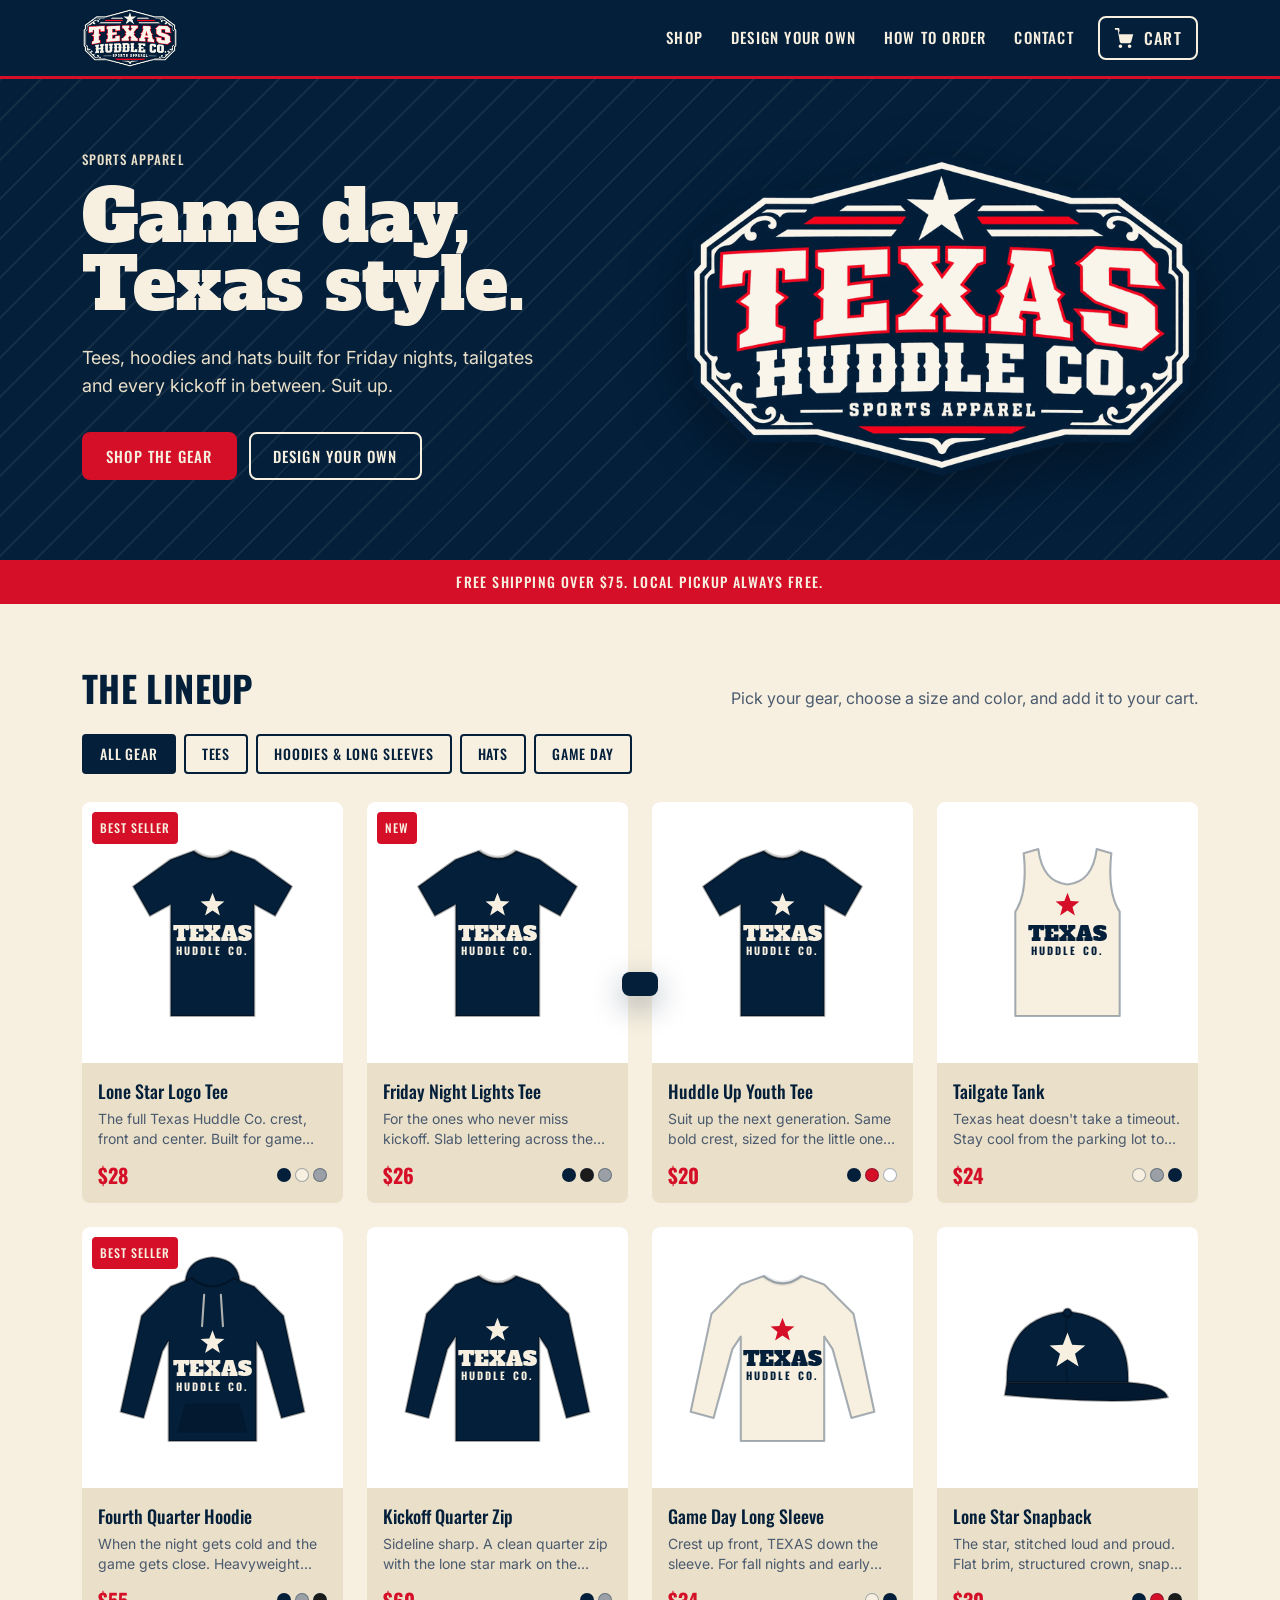
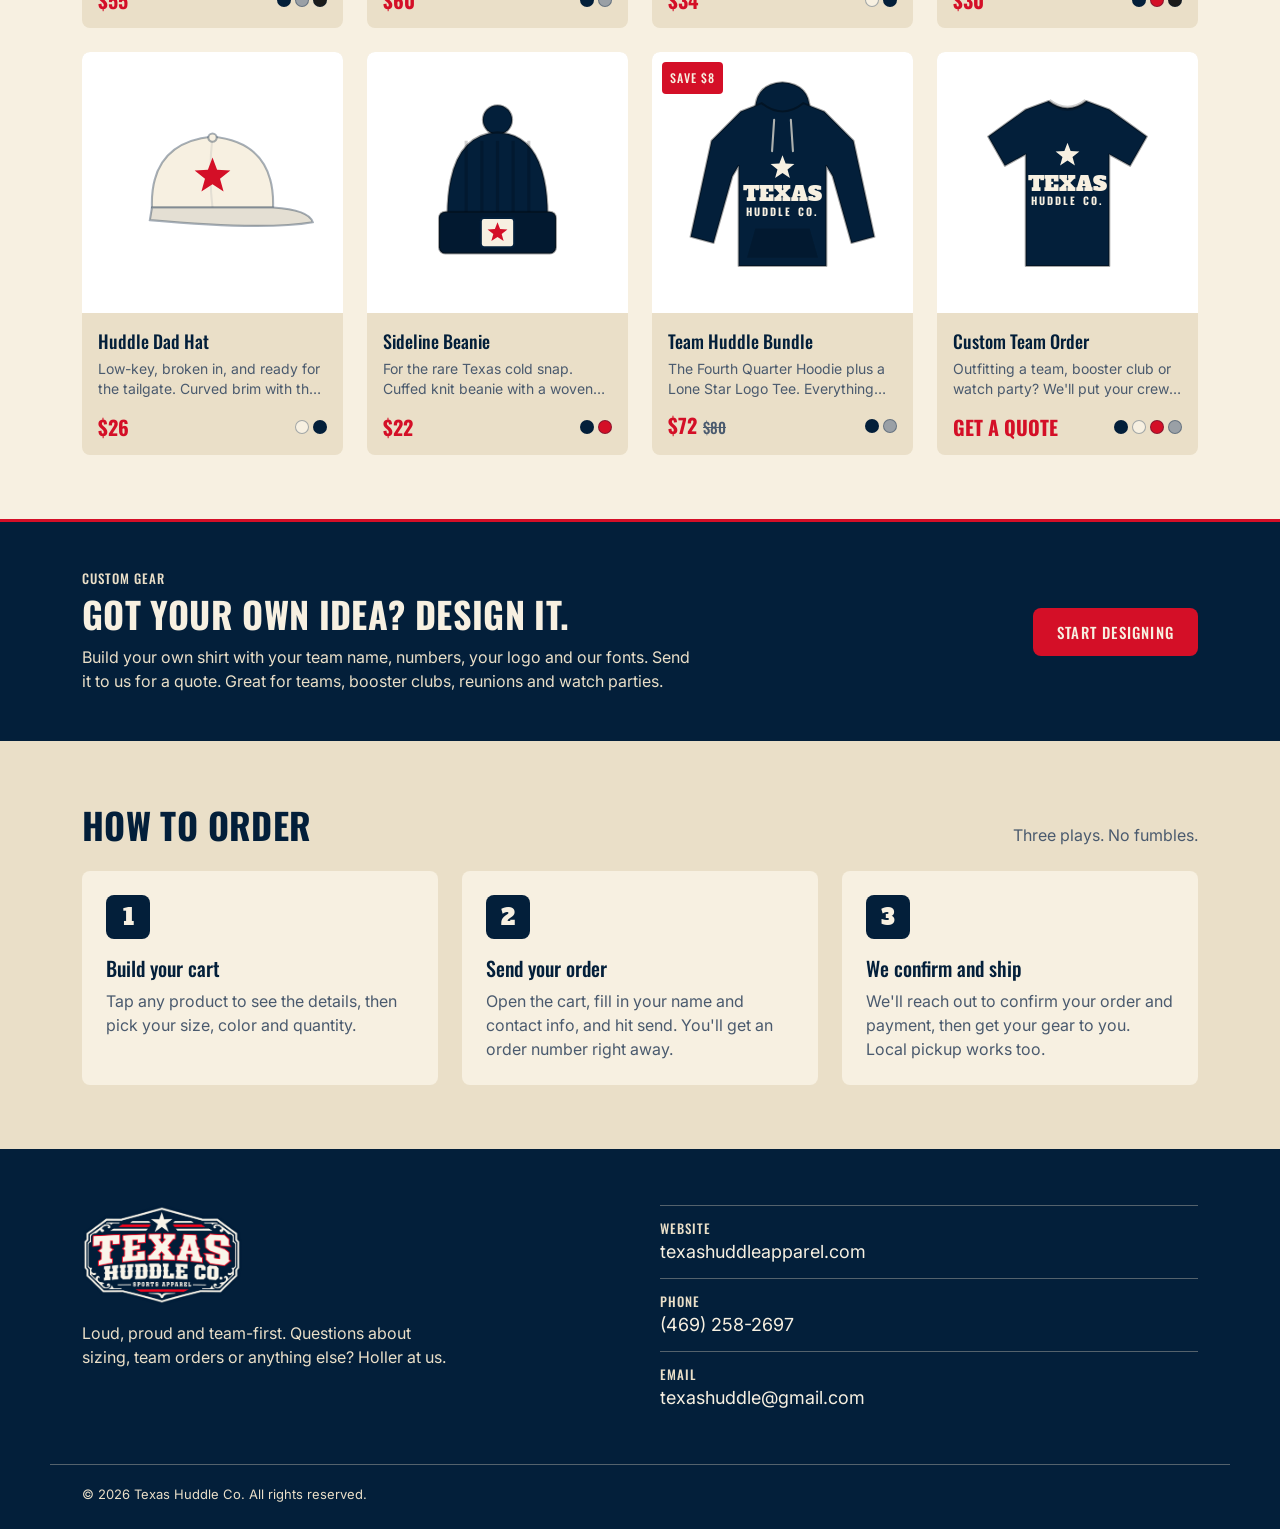
<file: index.html>
<!doctype html>
<html lang="en">
<head>
  <meta charset="utf-8">
  <meta name="viewport" content="width=device-width, initial-scale=1">
  <title>Texas Huddle Co. | Sports Apparel</title>
  <meta name="description" content="Texas Huddle Co. sports apparel. Tees, hoodies and hats built for game day, Texas style.">
  <meta name="theme-color" content="#031F3A">
  <link rel="icon" type="image/png" href="assets/favicon.png">
  <link rel="apple-touch-icon" href="assets/apple-touch-icon.png">
  <link rel="preconnect" href="https://fonts.googleapis.com">
  <link rel="preconnect" href="https://fonts.gstatic.com" crossorigin>
  <link href="https://fonts.googleapis.com/css2?family=Alfa+Slab+One&family=Inter:wght@400;600&family=Oswald:wght@500;700&display=swap" rel="stylesheet">
  <link rel="stylesheet" href="css/styles.css">
</head>
<body>
  <a class="skip-link" href="#shop">Skip to products</a>

  <header class="site-header">
    <div class="container header-inner">
      <a href="#top" class="brand" aria-label="Texas Huddle Co. home">
        <img src="assets/logo-web.png" alt="Texas Huddle Co. Sports Apparel" width="140" height="87">
      </a>
      <nav class="main-nav" aria-label="Main">
        <a href="#shop">Shop</a>
        <a href="design.html">Design your own</a>
        <a href="#how-to-order">How to order</a>
        <a href="#contact">Contact</a>
      </nav>
      <button class="cart-button" type="button" data-open-cart aria-label="Open cart">
        <svg viewBox="0 0 24 24" width="22" height="22" aria-hidden="true"><path fill="currentColor" d="M7 18a2 2 0 1 0 0 4 2 2 0 0 0 0-4Zm10 0a2 2 0 1 0 0 4 2 2 0 0 0 0-4ZM5.2 4l.6 3H21l-2.2 8.2a2 2 0 0 1-1.9 1.5H8.3a2 2 0 0 1-2-1.6L4 2H1V0h4.6l.6 4Z" transform="translate(0 1)"/></svg>
        <span class="cart-label">CART</span>
        <span class="cart-count" data-cart-count hidden>0</span>
      </button>
    </div>
  </header>

  <main id="top">
    <section class="hero">
      <div class="container hero-inner">
        <div class="hero-copy">
          <p class="eyebrow">Sports apparel</p>
          <h1 class="display">Game day,<br>Texas style.</h1>
          <p class="hero-sub">Tees, hoodies and hats built for Friday nights, tailgates and every kickoff in between. Suit up.</p>
          <div class="hero-actions">
            <a class="btn btn-primary" href="#shop">SHOP THE GEAR</a>
            <a class="btn btn-outline-cream" href="design.html">DESIGN YOUR OWN</a>
          </div>
        </div>
        <div class="hero-logo">
          <img src="assets/logo-web.png" alt="" width="520" height="324">
        </div>
      </div>
    </section>

    <div class="promo-strip">
      <div class="container" data-free-shipping-note>Free shipping over $75.</div>
    </div>

    <section id="shop" class="section">
      <div class="container">
        <div class="section-head">
          <h2 class="h1">The lineup</h2>
          <p class="muted">Pick your gear, choose a size and color, and add it to your cart.</p>
        </div>
        <div class="filters" role="tablist" aria-label="Product categories" data-filters></div>
        <div class="product-grid" data-product-grid></div>
      </div>
    </section>

    <section class="design-cta">
      <div class="container design-cta-inner">
        <div>
          <p class="eyebrow">Custom gear</p>
          <h2 class="h1">Got your own idea? Design it.</h2>
          <p>Build your own shirt with your team name, numbers, your logo and our fonts. Send it to us for a quote. Great for teams, booster clubs, reunions and watch parties.</p>
        </div>
        <a class="btn btn-primary" href="design.html">START DESIGNING</a>
      </div>
    </section>

    <section id="how-to-order" class="section section-tint">
      <div class="container">
        <div class="section-head">
          <h2 class="h1">How to order</h2>
          <p class="muted">Three plays. No fumbles.</p>
        </div>
        <ol class="steps">
          <li>
            <span class="step-num">1</span>
            <h3 class="h3">Build your cart</h3>
            <p>Tap any product to see the details, then pick your size, color and quantity.</p>
          </li>
          <li>
            <span class="step-num">2</span>
            <h3 class="h3">Send your order</h3>
            <p>Open the cart, fill in your name and contact info, and hit send. You'll get an order number right away.</p>
          </li>
          <li>
            <span class="step-num">3</span>
            <h3 class="h3">We confirm and ship</h3>
            <p>We'll reach out to confirm your order and payment, then get your gear to you. Local pickup works too.</p>
          </li>
        </ol>
      </div>
    </section>
  </main>

  <footer id="contact" class="site-footer">
    <div class="container footer-inner">
      <div class="footer-brand">
        <img src="assets/logo-web.png" alt="Texas Huddle Co." width="160" height="100">
        <p>Loud, proud and team-first. Questions about sizing, team orders or anything else? Holler at us.</p>
      </div>
      <ul class="footer-contact">
        <li><span class="label">Website</span><a href="https://texashuddleapparel.com">texashuddleapparel.com</a></li>
        <li><span class="label">Phone</span><a href="tel:+14692582697">(469) 258-2697</a></li>
        <li><span class="label">Email</span><a href="mailto:texashuddle@gmail.com">texashuddle@gmail.com</a></li>
      </ul>
    </div>
    <div class="container footer-legal">
      <small>&copy; <span data-year></span> Texas Huddle Co. All rights reserved.</small>
    </div>
  </footer>

  <!-- Product detail -->
  <dialog class="modal product-modal" data-product-modal aria-labelledby="pm-title">
    <form method="dialog" class="modal-close-form">
      <button class="icon-btn modal-close" aria-label="Close">&times;</button>
    </form>
    <div class="product-modal-body" data-product-modal-body></div>
  </dialog>

  <!-- Cart + checkout -->
  <div class="drawer-backdrop" data-drawer-backdrop hidden></div>
  <aside class="drawer" data-drawer aria-labelledby="cart-title" aria-hidden="true" tabindex="-1">
    <div class="drawer-head">
      <h2 id="cart-title" class="h2" data-drawer-title>Your cart</h2>
      <button class="icon-btn" type="button" data-close-cart aria-label="Close cart">&times;</button>
    </div>
    <div class="drawer-body" data-drawer-body></div>
  </aside>

  <div class="toast" data-toast role="status" aria-live="polite"></div>

  <script src="js/config.js"></script>
  <script src="js/garments.js"></script>
  <script src="js/products.js"></script>
  <script src="js/app.js"></script>
</body>
</html>
</file>
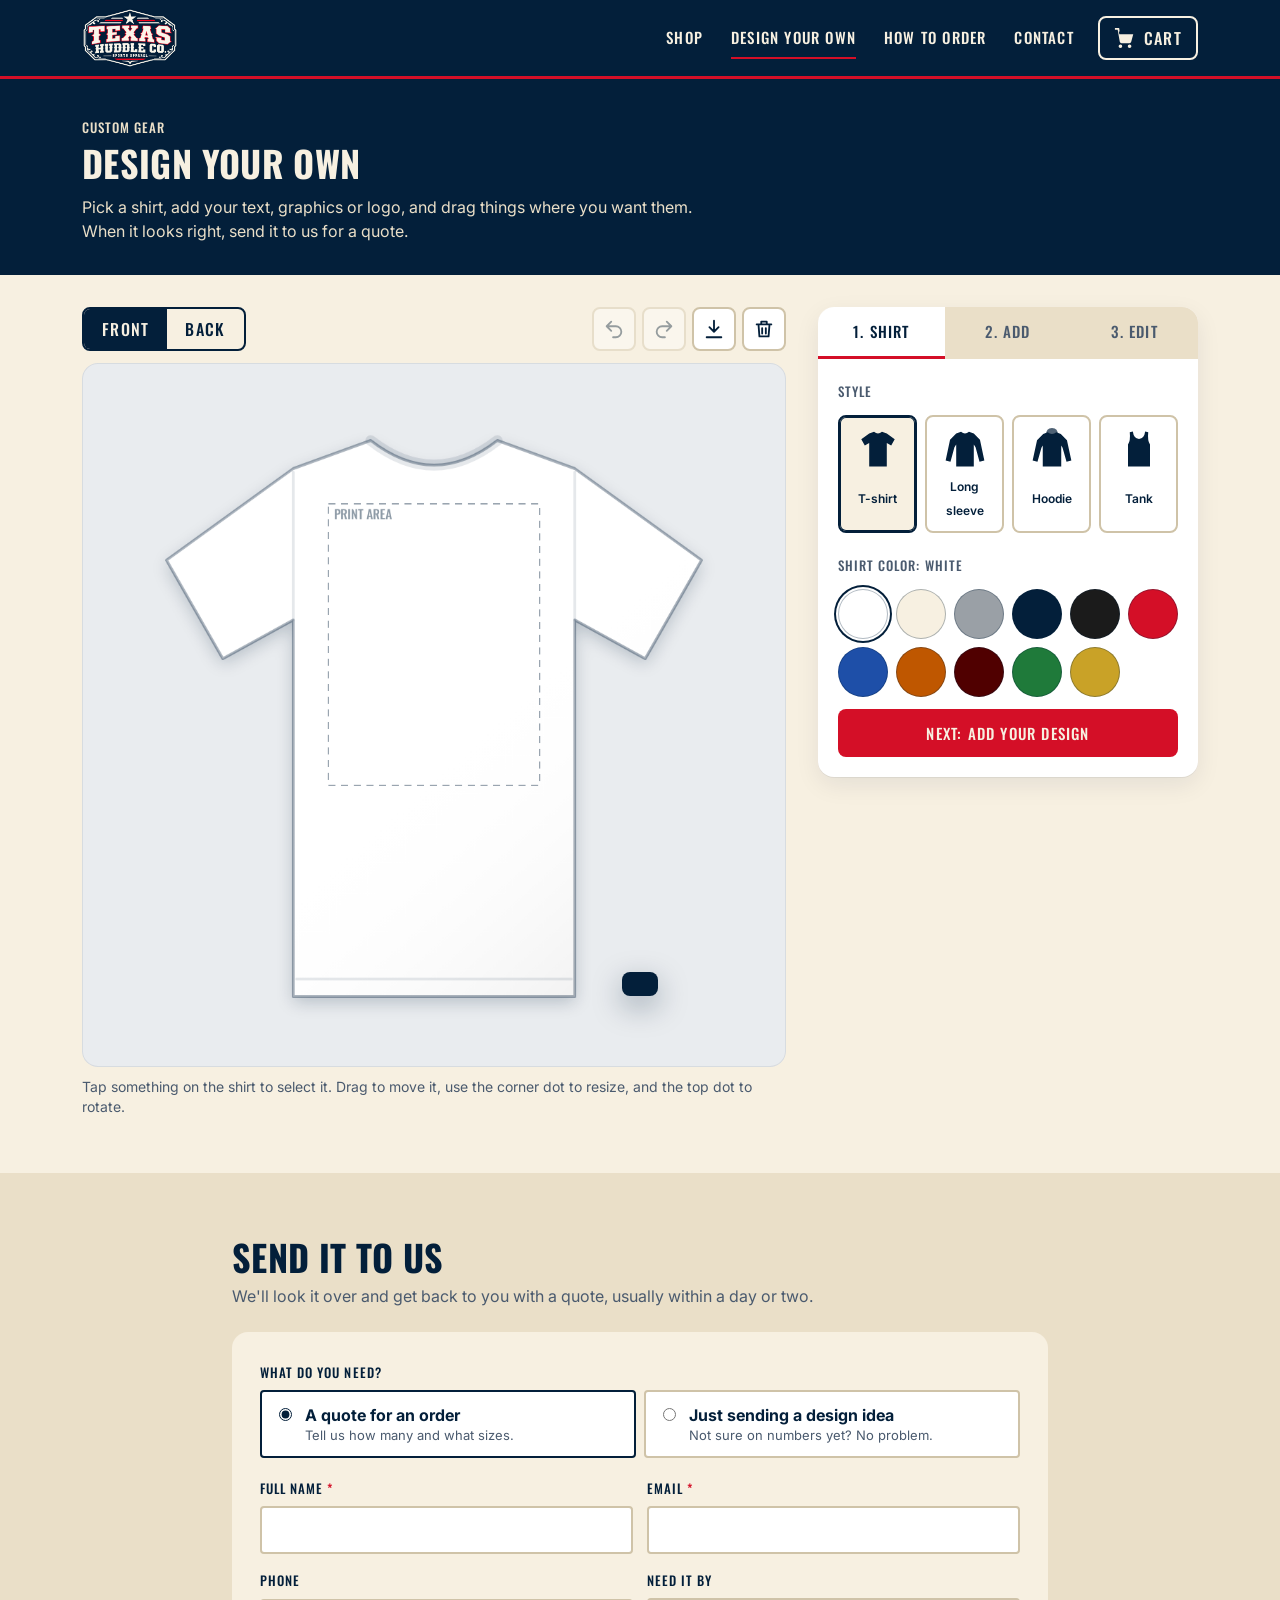
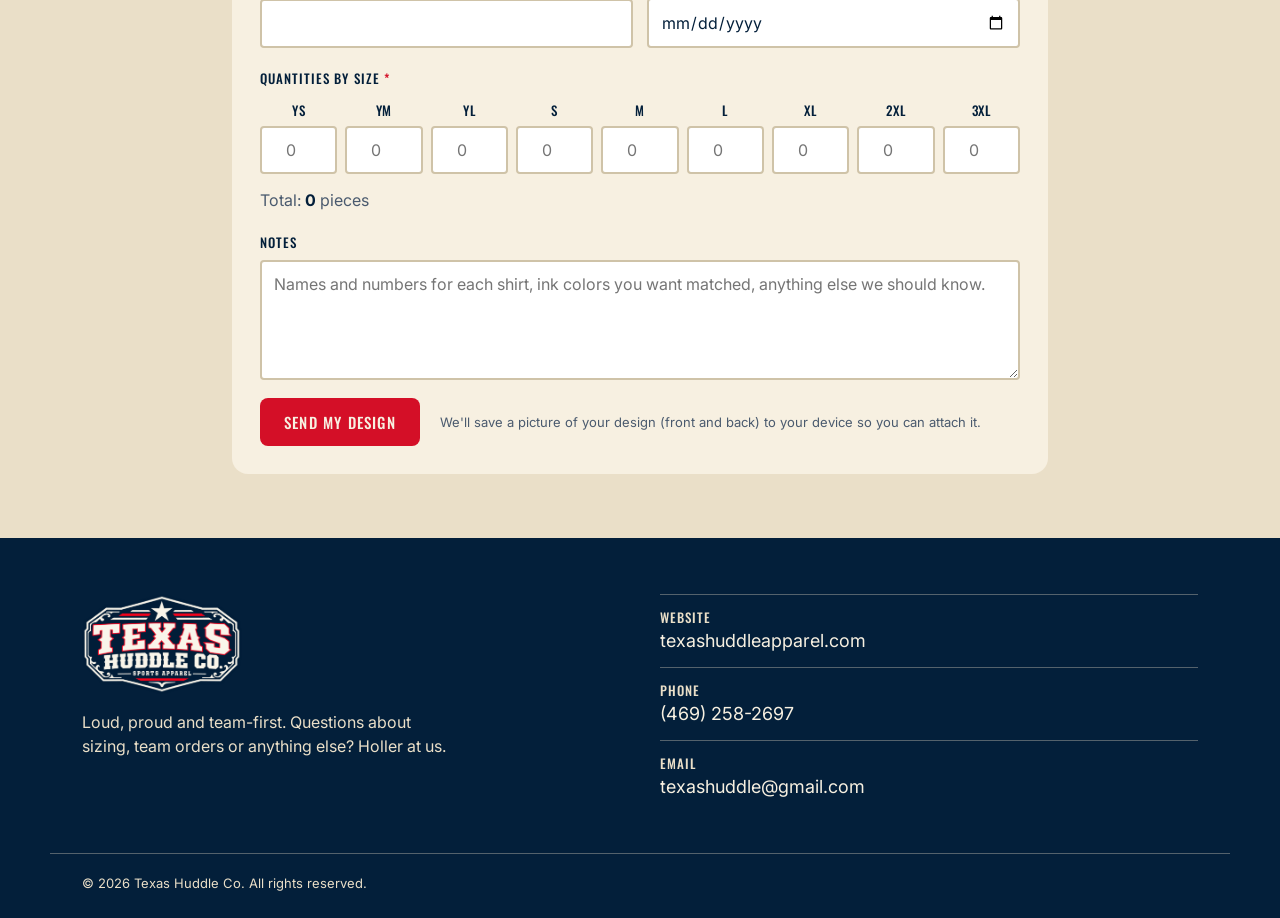
<file: design.html>
<!doctype html>
<html lang="en">
<head>
  <meta charset="utf-8">
  <meta name="viewport" content="width=device-width, initial-scale=1">
  <title>Design Your Own | Texas Huddle Co.</title>
  <meta name="description" content="Design your own custom shirt with Texas Huddle Co. Add your team name, numbers and logo, then send it to us for a quote.">
  <meta name="theme-color" content="#031F3A">
  <link rel="icon" type="image/png" href="assets/favicon.png">
  <link rel="apple-touch-icon" href="assets/apple-touch-icon.png">
  <link rel="preconnect" href="https://fonts.googleapis.com">
  <link rel="preconnect" href="https://fonts.gstatic.com" crossorigin>
  <link href="https://fonts.googleapis.com/css2?family=Alfa+Slab+One&family=Bebas+Neue&family=Graduate&family=Inter:wght@400;600;800&family=Oswald:wght@500;700&family=Pacifico&family=Permanent+Marker&family=Rye&display=swap" rel="stylesheet">
  <link rel="stylesheet" href="css/styles.css">
  <link rel="stylesheet" href="css/design.css">
</head>
<body>
  <a class="skip-link" href="#designer">Skip to the designer</a>

  <header class="site-header">
    <div class="container header-inner">
      <a href="index.html" class="brand" aria-label="Texas Huddle Co. home">
        <img src="assets/logo-web.png" alt="Texas Huddle Co. Sports Apparel" width="140" height="87">
      </a>
      <nav class="main-nav" aria-label="Main">
        <a href="index.html#shop">Shop</a>
        <a href="design.html" aria-current="page">Design your own</a>
        <a href="index.html#how-to-order">How to order</a>
        <a href="#contact">Contact</a>
      </nav>
      <a class="cart-button" href="index.html#cart" aria-label="Open cart" data-cart-link>
        <svg viewBox="0 0 24 24" width="22" height="22" aria-hidden="true"><path fill="currentColor" d="M7 18a2 2 0 1 0 0 4 2 2 0 0 0 0-4Zm10 0a2 2 0 1 0 0 4 2 2 0 0 0 0-4ZM5.2 4l.6 3H21l-2.2 8.2a2 2 0 0 1-1.9 1.5H8.3a2 2 0 0 1-2-1.6L4 2H1V0h4.6l.6 4Z" transform="translate(0 1)"/></svg>
        <span class="cart-label">CART</span>
        <span class="cart-count" data-cart-count hidden>0</span>
      </a>
    </div>
  </header>

  <main>
    <section class="designer-intro">
      <div class="container">
        <p class="eyebrow">Custom gear</p>
        <h1 class="h1">Design your own</h1>
        <p>Pick a shirt, add your text, graphics or logo, and drag things where you want them. When it looks right, send it to us for a quote.</p>
      </div>
    </section>

    <section id="designer" class="designer-section">
      <div class="container designer">
        <!-- Canvas -->
        <div class="stage">
          <div class="stage-toolbar">
            <div class="segmented" role="group" aria-label="Side of shirt">
              <button type="button" data-view="front" aria-pressed="true">FRONT</button>
              <button type="button" data-view="back" aria-pressed="false">BACK</button>
            </div>
            <div class="toolbar-actions">
              <button type="button" class="tool-btn" data-undo aria-label="Undo" title="Undo">
                <svg viewBox="0 0 24 24" aria-hidden="true"><path d="M9 14 4 9l5-5M4 9h10a6 6 0 0 1 0 12h-3" fill="none" stroke="currentColor" stroke-width="2" stroke-linecap="round" stroke-linejoin="round"/></svg>
              </button>
              <button type="button" class="tool-btn" data-redo aria-label="Redo" title="Redo">
                <svg viewBox="0 0 24 24" aria-hidden="true"><path d="m15 14 5-5-5-5M20 9H10a6 6 0 0 0 0 12h3" fill="none" stroke="currentColor" stroke-width="2" stroke-linecap="round" stroke-linejoin="round"/></svg>
              </button>
              <button type="button" class="tool-btn" data-download aria-label="Download mockup image" title="Download mockup">
                <svg viewBox="0 0 24 24" aria-hidden="true"><path d="M12 3v12m0 0-5-5m5 5 5-5M4 21h16" fill="none" stroke="currentColor" stroke-width="2" stroke-linecap="round" stroke-linejoin="round"/></svg>
              </button>
              <button type="button" class="tool-btn" data-reset aria-label="Start over" title="Start over">
                <svg viewBox="0 0 24 24" aria-hidden="true"><path d="M4 7h16M10 11v6m4-6v6M6 7l1 13h10l1-13M9 7V4h6v3" fill="none" stroke="currentColor" stroke-width="2" stroke-linecap="round" stroke-linejoin="round"/></svg>
              </button>
            </div>
          </div>
          <div class="canvas-wrap">
            <canvas width="1000" height="1000" tabindex="0" data-canvas aria-label="Shirt design. Select an item to move it with the arrow keys or press Delete to remove it."></canvas>
          </div>
          <p class="stage-hint" data-hint>Tap something on the shirt to select it. Drag to move it, use the corner dot to resize, and the top dot to rotate.</p>
          <p class="area-warning" data-area-warning hidden>Part of your design is outside the print area (dashed box). It may get trimmed when printed.</p>
        </div>

        <!-- Tools -->
        <div class="tools">
          <div class="tool-tabs" role="tablist" aria-label="Design tools">
            <button type="button" role="tab" id="tab-shirt" aria-controls="panel-shirt" aria-selected="true" data-tab="shirt">1. SHIRT</button>
            <button type="button" role="tab" id="tab-add" aria-controls="panel-add" aria-selected="false" data-tab="add">2. ADD</button>
            <button type="button" role="tab" id="tab-edit" aria-controls="panel-edit" aria-selected="false" data-tab="edit">3. EDIT</button>
          </div>

          <div class="tool-panel" id="panel-shirt" role="tabpanel" aria-labelledby="tab-shirt" data-panel="shirt">
            <h2 class="panel-title">Style</h2>
            <div class="style-grid" data-garment-styles></div>
            <h2 class="panel-title">Shirt color: <span data-garment-color-name></span></h2>
            <div class="swatch-grid" data-garment-colors></div>
            <button type="button" class="btn btn-primary btn-block" data-tab-go="add">NEXT: ADD YOUR DESIGN</button>
          </div>

          <div class="tool-panel" id="panel-add" role="tabpanel" aria-labelledby="tab-add" data-panel="add" hidden>
            <h2 class="panel-title">Text</h2>
            <button type="button" class="add-btn add-btn-wide" data-add-text>
              <span class="add-icon" aria-hidden="true">Aa</span> Add text
            </button>

            <h2 class="panel-title">Your logo or artwork</h2>
            <label class="add-btn add-btn-wide upload-btn">
              <input type="file" accept="image/png,image/jpeg,image/webp,image/gif,image/svg+xml" data-upload>
              <span class="add-icon" aria-hidden="true">
                <svg viewBox="0 0 24 24"><path d="M12 16V4m0 0-5 5m5-5 5 5M4 20h16" fill="none" stroke="currentColor" stroke-width="2" stroke-linecap="round" stroke-linejoin="round"/></svg>
              </span>
              Upload an image
            </label>
            <p class="panel-note">PNG with a transparent background prints best. You can send us the full-size file after your quote.</p>

            <h2 class="panel-title">Graphics</h2>
            <div class="graphic-grid" data-graphics></div>

            <h2 class="panel-title">Quick starts</h2>
            <div class="preset-list">
              <button type="button" class="add-btn add-btn-wide" data-preset="team-front">
                <span class="add-icon" aria-hidden="true">★</span> Team name, arched, with a star
              </button>
              <button type="button" class="add-btn add-btn-wide" data-preset="name-number">
                <span class="add-icon" aria-hidden="true">24</span> Player name and number on the back
              </button>
            </div>
          </div>

          <div class="tool-panel" id="panel-edit" role="tabpanel" aria-labelledby="tab-edit" data-panel="edit" hidden>
            <div data-edit-panel></div>
          </div>
        </div>
      </div>
    </section>

    <section id="quote" class="section section-tint">
      <div class="container quote-wrap">
        <div class="section-head">
          <h2 class="h1">Send it to us</h2>
          <p class="muted">We'll look it over and get back to you with a quote, usually within a day or two.</p>
        </div>

        <form class="quote-form" data-quote-form novalidate>
          <fieldset class="radio-cards field quote-type">
            <legend>What do you need?</legend>
            <label class="radio-card"><input type="radio" name="kind" value="quote" checked>
              <span><strong>A quote for an order</strong><small>Tell us how many and what sizes.</small></span></label>
            <label class="radio-card"><input type="radio" name="kind" value="idea">
              <span><strong>Just sending a design idea</strong><small>Not sure on numbers yet? No problem.</small></span></label>
          </fieldset>

          <div class="quote-grid">
            <div class="field">
              <label for="q-name">Full name <span class="req">*</span></label>
              <input id="q-name" name="name" autocomplete="name" required>
            </div>
            <div class="field">
              <label for="q-email">Email <span class="req">*</span></label>
              <input id="q-email" name="email" type="email" autocomplete="email" required>
            </div>
            <div class="field">
              <label for="q-phone">Phone</label>
              <input id="q-phone" name="phone" type="tel" autocomplete="tel">
            </div>
            <div class="field">
              <label for="q-date">Need it by</label>
              <input id="q-date" name="needBy" type="date">
            </div>
          </div>

          <fieldset class="field sizes-field" data-sizes-field>
            <legend>Quantities by size <span class="req" data-qty-req>*</span></legend>
            <div class="size-qty-grid" data-size-qty></div>
            <p class="size-total">Total: <strong data-qty-total>0</strong> pieces</p>
          </fieldset>

          <div class="field">
            <label for="q-notes">Notes</label>
            <textarea id="q-notes" name="notes" rows="4" placeholder="Names and numbers for each shirt, ink colors you want matched, anything else we should know."></textarea>
          </div>

          <p class="field-error" data-quote-error hidden></p>
          <div class="quote-actions">
            <button type="submit" class="btn btn-primary" data-quote-submit>SEND MY DESIGN</button>
            <small class="muted">We'll save a picture of your design (front and back) to your device so you can attach it.</small>
          </div>
        </form>
      </div>
    </section>
  </main>

  <footer id="contact" class="site-footer">
    <div class="container footer-inner">
      <div class="footer-brand">
        <img src="assets/logo-web.png" alt="Texas Huddle Co." width="160" height="100">
        <p>Loud, proud and team-first. Questions about sizing, team orders or anything else? Holler at us.</p>
      </div>
      <ul class="footer-contact">
        <li><span class="label">Website</span><a href="https://texashuddleapparel.com">texashuddleapparel.com</a></li>
        <li><span class="label">Phone</span><a href="tel:+14692582697">(469) 258-2697</a></li>
        <li><span class="label">Email</span><a href="mailto:texashuddle@gmail.com">texashuddle@gmail.com</a></li>
      </ul>
    </div>
    <div class="container footer-legal">
      <small>&copy; <span data-year></span> Texas Huddle Co. All rights reserved.</small>
    </div>
  </footer>

  <dialog class="modal confirm-modal" data-confirm-modal aria-labelledby="confirm-title">
    <form method="dialog" class="modal-close-form">
      <button class="icon-btn modal-close" aria-label="Close">&times;</button>
    </form>
    <div class="confirm" data-confirm-body></div>
  </dialog>

  <div class="toast" data-toast role="status" aria-live="polite"></div>

  <script src="js/config.js"></script>
  <script src="js/garments.js"></script>
  <script src="js/designer.js"></script>
</body>
</html>
</file>
<file: css/styles.css>
/* Texas Huddle Co. — site styles. Tokens come from the brand kit. */
:root {
  --navy: #031F3A;
  --navy-700: #0F3357;
  --cream: #F7F0E1;
  --cream-200: #EADFC8;
  --red: #D40F27;
  --white: #FFFFFF;
  --ink: #031F3A;
  --muted: #4A5A6E;
  --accent: #D40F27;
  --accent-on-navy: #FF5A6B;
  --line: #CFC3A8;

  --font-display: "Alfa Slab One", Rockwell, "Roboto Slab", Georgia, serif;
  --font-heading: "Oswald", "Arial Narrow", Impact, sans-serif;
  --font-sans: "Inter", system-ui, -apple-system, "Segoe UI", sans-serif;

  --space-2: 8px;
  --space-4: 16px;
  --space-6: 24px;
  --space-10: 40px;
  --space-16: 64px;

  --radius-sm: 4px;
  --radius-md: 8px;
  --radius-lg: 16px;

  --header-h: 76px;
}

*, *::before, *::after { box-sizing: border-box; }
[hidden] { display: none !important; }
html { scroll-behavior: smooth; scroll-padding-top: calc(var(--header-h) + 8px); }
body {
  margin: 0;
  background: var(--cream);
  color: var(--ink);
  font: 400 16px/24px var(--font-sans);
  -webkit-font-smoothing: antialiased;
}
img { max-width: 100%; display: block; }
a { color: inherit; }
button, input, select, textarea { font: inherit; color: inherit; }
body.no-scroll { overflow: hidden; }

.container { width: 100%; max-width: 1180px; margin: 0 auto; padding: 0 16px; }
@media (min-width: 720px) { .container { padding: 0 32px; } }

.skip-link { position: absolute; left: -9999px; top: 8px; background: var(--cream); color: var(--navy); padding: 8px 12px; z-index: 100; }
.skip-link:focus { left: 8px; }

/* Type */
.display { font-family: var(--font-display); font-weight: 400; font-size: clamp(44px, 8vw, 72px); line-height: 0.95; margin: 0; }
.h1 { font-family: var(--font-heading); font-weight: 700; font-size: clamp(28px, 4vw, 36px); line-height: 1.1; margin: 0; text-transform: uppercase; letter-spacing: 0.01em; }
.h2 { font-family: var(--font-heading); font-weight: 700; font-size: 28px; line-height: 32px; margin: 0; text-transform: uppercase; }
.h3 { font-family: var(--font-heading); font-weight: 500; font-size: 20px; line-height: 26px; margin: 0; }
.label, .eyebrow { font-family: var(--font-heading); font-weight: 500; font-size: 13px; line-height: 16px; text-transform: uppercase; letter-spacing: 0.08em; }
.muted { color: var(--muted); }
small { font-size: 13px; line-height: 18px; }

/* Focus */
:focus-visible { outline: 3px solid var(--navy); outline-offset: 2px; }
.site-header :focus-visible, .hero :focus-visible, .site-footer :focus-visible, .promo-strip :focus-visible { outline-color: var(--cream); }

/* Buttons */
.btn {
  display: inline-flex; align-items: center; justify-content: center; gap: 8px;
  min-height: 48px; padding: 0 22px;
  border-radius: var(--radius-md); border: 2px solid transparent;
  font-family: var(--font-heading); font-weight: 500; font-size: 15px; letter-spacing: 0.08em;
  text-decoration: none; cursor: pointer; transition: background .15s, color .15s, border-color .15s, transform .1s;
}
.btn:active { transform: translateY(1px); }
.btn-primary { background: var(--red); color: var(--cream); }
.btn-primary:hover { background: #B50C21; }
.btn-primary:disabled { background: #9C8F86; cursor: not-allowed; }
.btn-outline-cream { border-color: var(--cream); color: var(--cream); background: transparent; }
.btn-outline-cream:hover { background: var(--navy-700); }
.btn-outline-navy { border-color: var(--navy); color: var(--navy); background: transparent; }
.btn-outline-navy:hover { background: var(--cream-200); }
.btn-block { width: 100%; }
.icon-btn {
  width: 44px; height: 44px; border-radius: var(--radius-md); border: 0; background: transparent;
  font-size: 28px; line-height: 1; cursor: pointer; color: inherit;
}
.icon-btn:hover { background: var(--cream-200); }

/* Header */
.site-header { position: sticky; top: 0; z-index: 40; background: var(--navy); color: var(--cream); border-bottom: 3px solid var(--red); }
.header-inner { display: flex; align-items: center; gap: 24px; height: var(--header-h); }
.brand img { width: auto; height: 60px; }
.main-nav { display: flex; gap: 28px; margin-left: auto; }
.main-nav a { font-family: var(--font-heading); font-weight: 500; font-size: 15px; letter-spacing: 0.08em; text-transform: uppercase; text-decoration: none; padding: 8px 0; border-bottom: 2px solid transparent; }
.main-nav a:hover { border-bottom-color: var(--cream); }
.cart-button {
  position: relative; display: inline-flex; align-items: center; gap: 8px; text-decoration: none;
  height: 44px; padding: 0 14px; border-radius: var(--radius-md);
  border: 2px solid var(--cream); background: transparent; color: var(--cream); cursor: pointer;
  font-family: var(--font-heading); font-weight: 500; letter-spacing: 0.08em;
}
.cart-button:hover { background: var(--navy-700); }
.cart-count {
  position: absolute; top: -9px; right: -9px; min-width: 22px; height: 22px; padding: 0 6px;
  border-radius: 11px; background: var(--red); color: var(--cream);
  font: 600 12px/22px var(--font-sans); text-align: center; border: 2px solid var(--navy);
}
.cart-count.bump { animation: bump .35s ease; }
@keyframes bump { 50% { transform: scale(1.3); } }
.main-nav a[aria-current="page"] { border-bottom-color: var(--red); }
@media (max-width: 719px) {
  :root { --header-h: 104px; }
  .header-inner { height: auto; flex-wrap: wrap; row-gap: 0; padding-top: 8px; }
  .brand img { height: 44px; }
  .cart-button { margin-left: auto; }
  .main-nav { order: 3; width: 100%; margin: 0; gap: 20px; overflow-x: auto; scrollbar-width: none; padding: 2px 0 4px; }
  .main-nav::-webkit-scrollbar { display: none; }
  .main-nav a { flex: none; font-size: 14px; }
}

/* Hero */
.hero { background: var(--navy); color: var(--cream); overflow: hidden; position: relative; }
.hero::before {
  content: ""; position: absolute; inset: 0; pointer-events: none; opacity: .07;
  background: repeating-linear-gradient(135deg, var(--cream) 0 2px, transparent 2px 28px);
}
.hero-inner { position: relative; display: grid; grid-template-columns: 1.1fr 1fr; gap: 40px; align-items: center; padding-top: 72px; padding-bottom: 80px; }
.hero .eyebrow { color: var(--cream-200); margin: 0 0 16px; }
.hero-sub { font-size: 18px; line-height: 28px; max-width: 460px; margin: 24px 0 32px; color: var(--cream-200); }
.hero-actions { display: flex; flex-wrap: wrap; gap: 12px; }
.hero-logo img { width: 100%; max-width: 520px; margin-left: auto; filter: drop-shadow(0 18px 30px rgba(0,0,0,.35)); }
@media (max-width: 859px) {
  .hero-inner { grid-template-columns: 1fr; padding-top: 40px; padding-bottom: 48px; gap: 24px; }
  .hero-logo { order: -1; }
  .hero-logo img { max-width: 320px; margin: 0 auto; }
}

.promo-strip { background: var(--red); color: var(--cream); text-align: center; font-family: var(--font-heading); font-weight: 500; letter-spacing: 0.1em; text-transform: uppercase; font-size: 14px; padding: 10px 0; }

/* Sections */
.section { padding: var(--space-16) 0; }
@media (max-width: 719px) { .section { padding: var(--space-10) 0; } }
.section-tint { background: var(--cream-200); }
.section-head { display: flex; flex-wrap: wrap; align-items: baseline; justify-content: space-between; gap: 8px 24px; margin-bottom: 24px; }
.section-head p { margin: 0; }

/* Filters */
.filters { display: flex; gap: 8px; overflow-x: auto; padding-bottom: 4px; margin-bottom: 24px; scrollbar-width: none; }
.filters::-webkit-scrollbar { display: none; }
.filter-chip {
  flex: none; height: 40px; padding: 0 16px; border-radius: var(--radius-sm);
  border: 2px solid var(--navy); background: transparent; color: var(--navy); cursor: pointer;
  font-family: var(--font-heading); font-weight: 500; font-size: 14px; letter-spacing: 0.06em; text-transform: uppercase;
}
.filter-chip:hover { background: var(--cream-200); }
.filter-chip[aria-selected="true"] { background: var(--navy); color: var(--cream); }

/* Product grid */
.product-grid { display: grid; grid-template-columns: repeat(auto-fill, minmax(250px, 1fr)); gap: 24px; }
@media (max-width: 559px) { .product-grid { grid-template-columns: repeat(2, minmax(0, 1fr)); gap: 12px; } }
.product-card {
  display: flex; flex-direction: column; background: var(--cream-200); border-radius: var(--radius-md);
  overflow: hidden; text-align: left; border: 0; padding: 0; cursor: pointer; color: var(--ink);
  transition: transform .15s, box-shadow .15s;
}
.product-card:hover { transform: translateY(-3px); box-shadow: 0 10px 24px rgba(3,31,58,.14); }
.product-media { position: relative; aspect-ratio: 1 / 1; background: var(--white); display: grid; place-items: center; overflow: hidden; }
.product-media img, .product-media svg { width: 100%; height: 100%; object-fit: cover; }
.product-media svg { padding: 10%; object-fit: contain; }
.badge {
  position: absolute; top: 10px; left: 10px; background: var(--red); color: var(--cream);
  border-radius: var(--radius-sm); padding: 4px 8px;
  font-family: var(--font-heading); font-weight: 500; font-size: 12px; letter-spacing: 0.08em;
}
.product-info { padding: 16px; display: flex; flex-direction: column; gap: 6px; flex: 1; }
.product-info .h3 { font-size: 18px; line-height: 24px; }
.product-desc { margin: 0; font-size: 14px; line-height: 20px; color: var(--muted); display: -webkit-box; -webkit-line-clamp: 2; -webkit-box-orient: vertical; overflow: hidden; }
.product-foot { margin-top: auto; padding-top: 8px; display: flex; align-items: center; justify-content: space-between; gap: 8px; }
.price { font-family: var(--font-heading); font-weight: 700; font-size: 20px; color: var(--accent); }
.price s { color: var(--muted); font-weight: 500; font-size: 15px; margin-left: 6px; }
.swatches { display: flex; gap: 4px; }
.swatch-dot { width: 14px; height: 14px; border-radius: 50%; border: 1px solid rgba(3,31,58,.35); }
@media (max-width: 559px) {
  .product-info { padding: 12px; }
  .product-info .h3 { font-size: 16px; line-height: 20px; }
  .product-desc { display: none; }
  .price { font-size: 17px; }
  .swatches { display: none; }
}
.empty-state { grid-column: 1 / -1; text-align: center; padding: 40px; color: var(--muted); }

/* Design-your-own banner */
.design-cta { background: var(--navy); color: var(--cream); padding: 48px 0; border-top: 3px solid var(--red); }
.design-cta-inner { display: flex; align-items: center; justify-content: space-between; gap: 24px 48px; flex-wrap: wrap; }
.design-cta .eyebrow { color: var(--cream-200); margin: 0 0 8px; }
.design-cta p { margin: 12px 0 0; max-width: 620px; color: var(--cream-200); }

/* Steps */
.steps { list-style: none; margin: 0; padding: 0; display: grid; grid-template-columns: repeat(auto-fit, minmax(240px, 1fr)); gap: 24px; }
.steps li { background: var(--cream); border-radius: var(--radius-md); padding: 24px; }
.steps p { margin: 8px 0 0; color: var(--muted); }
.step-num { display: inline-grid; place-items: center; width: 44px; height: 44px; border-radius: var(--radius-md); background: var(--navy); color: var(--cream); font-family: var(--font-display); font-size: 22px; margin-bottom: 16px; }

/* Footer */
.site-footer { background: var(--navy); color: var(--cream); padding-top: 56px; }
.footer-inner { display: grid; grid-template-columns: 1fr 1fr; gap: 40px; padding-bottom: 40px; }
.footer-brand img { width: 160px; height: auto; margin-bottom: 16px; }
.footer-brand p { color: var(--cream-200); max-width: 380px; margin: 0; }
.footer-contact { list-style: none; margin: 0; padding: 0; }
.footer-contact li { display: flex; flex-direction: column; gap: 4px; padding: 14px 0; border-top: 1px solid rgba(234,223,200,.35); }
.footer-contact .label { color: var(--cream-200); }
.footer-contact a { font-size: 18px; text-decoration: none; }
.footer-contact a:hover { text-decoration: underline; }
.footer-legal { border-top: 1px solid rgba(234,223,200,.35); padding-top: 16px; padding-bottom: 24px; color: var(--cream-200); }
@media (max-width: 719px) { .footer-inner { grid-template-columns: 1fr; } }

/* Product modal */
.modal {
  border: 0; padding: 0; border-radius: var(--radius-lg); background: var(--cream); color: var(--ink);
  width: min(920px, calc(100vw - 32px)); max-height: calc(100vh - 32px);
}
.modal::backdrop { background: rgba(3,31,58,.7); }
.modal[open] { animation: pop .18s ease-out; }
@keyframes pop { from { opacity: 0; transform: translateY(12px); } }
.modal-close-form { position: absolute; top: 8px; right: 8px; margin: 0; z-index: 2; }
.modal-close { background: var(--cream); }
.product-modal-body { display: grid; grid-template-columns: minmax(0, 1fr) minmax(0, 1fr); max-height: calc(100vh - 32px); }
.pm-media { background: var(--white); display: grid; place-items: center; position: relative; min-height: 0; }
.pm-media img, .pm-media svg { width: 100%; height: 100%; object-fit: cover; }
.pm-media svg { padding: 12%; object-fit: contain; }
.pm-info { padding: 32px; display: flex; flex-direction: column; gap: 16px; overflow-y: auto; }
.pm-info .label { color: var(--muted); }
.pm-info h2 { font-family: var(--font-heading); font-weight: 700; font-size: 30px; line-height: 34px; margin: 0; text-transform: uppercase; }
.pm-info p { margin: 0; }
.pm-details { margin: 0; padding-left: 18px; color: var(--muted); }
.pm-details li { margin: 2px 0; }
.option-group { border: 0; margin: 0; padding: 0; }
.option-group legend { padding: 0; margin-bottom: 8px; }
.option-row { display: flex; flex-wrap: wrap; gap: 8px; }
.option-row input { position: absolute; opacity: 0; pointer-events: none; }
.size-pill {
  min-width: 48px; height: 40px; padding: 0 10px; display: inline-grid; place-items: center;
  border: 2px solid var(--line); border-radius: var(--radius-sm); background: var(--white); cursor: pointer;
  font-family: var(--font-heading); font-weight: 500; letter-spacing: 0.04em;
}
.size-pill:hover { border-color: var(--navy); }
input:checked + .size-pill { background: var(--navy); border-color: var(--navy); color: var(--cream); }
input:focus-visible + .size-pill, input:focus-visible + .color-pill { outline: 3px solid var(--navy); outline-offset: 2px; }
.color-pill {
  display: inline-flex; align-items: center; gap: 8px; height: 40px; padding: 0 12px 0 8px;
  border: 2px solid var(--line); border-radius: var(--radius-sm); background: var(--white); cursor: pointer; font-size: 14px;
}
.color-pill:hover { border-color: var(--navy); }
.color-pill .swatch-dot { width: 20px; height: 20px; }
input:checked + .color-pill { border-color: var(--navy); box-shadow: inset 0 0 0 1px var(--navy); font-weight: 600; }
.qty { display: inline-flex; align-items: center; border: 2px solid var(--line); border-radius: var(--radius-sm); background: var(--white); }
.qty button { width: 40px; height: 40px; border: 0; background: transparent; cursor: pointer; font-size: 20px; }
.qty button:hover { background: var(--cream-200); }
.qty input { width: 44px; height: 40px; border: 0; text-align: center; background: transparent; -moz-appearance: textfield; }
.qty input::-webkit-inner-spin-button, .qty input::-webkit-outer-spin-button { -webkit-appearance: none; margin: 0; }
.pm-actions { display: flex; gap: 12px; align-items: center; flex-wrap: wrap; margin-top: 4px; }
.pm-actions .btn { flex: 1; }
.field-error { color: var(--accent); font-size: 13px; margin: 4px 0 0; }
@media (max-width: 719px) {
  .modal { overflow-y: auto; }
  .modal { width: 100vw; max-width: 100vw; max-height: 100dvh; height: 100dvh; border-radius: 0; margin: 0; }
  .product-modal-body { grid-template-columns: minmax(0, 1fr); max-height: none; }
  .pm-media { aspect-ratio: 4 / 3; }
  .pm-info { padding: 20px 16px 32px; }
  .pm-info h2 { font-size: 24px; line-height: 28px; }
}

/* Drawer */
.drawer-backdrop { position: fixed; inset: 0; background: rgba(3,31,58,.6); z-index: 50; opacity: 0; transition: opacity .2s; }
.drawer-backdrop.show { opacity: 1; }
.drawer {
  position: fixed; top: 0; right: 0; bottom: 0; z-index: 60; width: min(460px, 100vw);
  background: var(--cream); display: flex; flex-direction: column;
  transform: translateX(100%); transition: transform .25s ease; box-shadow: -10px 0 30px rgba(3,31,58,.25);
  visibility: hidden;
}
.drawer.open { transform: none; visibility: visible; }
.drawer-head { display: flex; align-items: center; justify-content: space-between; padding: 16px 16px 16px 24px; background: var(--navy); color: var(--cream); }
.drawer-head .icon-btn:hover { background: var(--navy-700); }
.drawer-body { flex: 1; overflow-y: auto; padding: 16px 24px 24px; display: flex; flex-direction: column; }
@media (max-width: 479px) { .drawer-body { padding: 16px; } }

.cart-empty { text-align: center; padding: 48px 8px; color: var(--muted); }
.cart-empty .h3 { color: var(--ink); margin-bottom: 8px; }
.cart-empty .btn { margin-top: 20px; }
.cart-list { list-style: none; margin: 0; padding: 0; }
.cart-item { display: grid; grid-template-columns: 72px 1fr auto; gap: 12px; padding: 16px 0; border-bottom: 1px solid var(--line); align-items: start; }
.cart-thumb { width: 72px; height: 72px; background: var(--white); border-radius: var(--radius-sm); overflow: hidden; display: grid; place-items: center; }
.cart-thumb svg { width: 100%; height: 100%; padding: 8px; }
.cart-thumb img { width: 100%; height: 100%; object-fit: cover; }
.cart-item-name { font-weight: 600; margin: 0; line-height: 20px; }
.cart-item-meta { font-size: 13px; color: var(--muted); margin: 2px 0 8px; }
.cart-item .qty button, .cart-item .qty input { height: 32px; }
.cart-item .qty button { width: 32px; font-size: 18px; }
.cart-item .qty input { width: 36px; }
.cart-item-side { display: flex; flex-direction: column; align-items: flex-end; gap: 8px; }
.cart-item-price { font-weight: 600; }
.link-btn { background: none; border: 0; padding: 0; cursor: pointer; color: var(--muted); text-decoration: underline; font-size: 13px; }
.link-btn:hover { color: var(--ink); }
.totals { margin: 16px 0; display: grid; gap: 6px; }
.totals div { display: flex; justify-content: space-between; }
.totals .grand { font-family: var(--font-heading); font-weight: 700; font-size: 20px; padding-top: 10px; border-top: 2px solid var(--navy); margin-top: 4px; }
.ship-note { font-size: 13px; color: var(--muted); background: var(--cream-200); border-radius: var(--radius-sm); padding: 8px 12px; margin: 0; }
.ship-note strong { color: var(--ink); }
.drawer-foot { margin-top: auto; padding-top: 16px; display: grid; gap: 10px; }

/* Checkout form */
.checkout-form { display: grid; gap: 14px; }
.field { display: grid; gap: 6px; }
.field > label, .field > legend { font-family: var(--font-heading); font-weight: 500; font-size: 13px; letter-spacing: 0.08em; text-transform: uppercase; }
.field .req { color: var(--accent); }
.field input:not([type="radio"]):not([type="checkbox"]), .field textarea, .field select {
  width: 100%; min-height: 44px; padding: 10px 12px; border: 2px solid var(--line); border-radius: var(--radius-sm);
  background: var(--white); color: var(--ink);
}
.field textarea { min-height: 88px; resize: vertical; }
.field input:focus, .field textarea:focus, .field select:focus { border-color: var(--navy); outline: none; box-shadow: 0 0 0 3px rgba(3,31,58,.2); }
.field input[aria-invalid="true"], .field textarea[aria-invalid="true"] { border-color: var(--accent); }
.field-row { display: grid; grid-template-columns: 1fr 1fr; gap: 12px; }
@media (max-width: 399px) { .field-row { grid-template-columns: 1fr; } }
.radio-cards { border: 0; padding: 0; margin: 0; display: grid; gap: 8px; }
.radio-cards legend { margin-bottom: 6px; padding: 0; }
.radio-card { display: flex; gap: 10px; align-items: flex-start; padding: 12px; border: 2px solid var(--line); border-radius: var(--radius-sm); background: var(--white); cursor: pointer; }
.radio-card:has(input:checked) { border-color: var(--navy); }
.radio-card input { margin-top: 4px; accent-color: var(--navy); }
.radio-card span { display: grid; }
.field > .radio-card { font: 400 16px/22px var(--font-sans); text-transform: none; letter-spacing: 0; }
.radio-card small { color: var(--muted); }
.order-summary-mini { background: var(--cream-200); border-radius: var(--radius-md); padding: 12px 16px; font-size: 14px; }
.order-summary-mini div { display: flex; justify-content: space-between; gap: 8px; }
.back-link { justify-self: start; }

/* Confirmation */
.confirm { text-align: center; padding: 24px 4px; display: grid; gap: 16px; }
.confirm-star { width: 64px; height: 64px; margin: 0 auto; color: var(--red); }
.order-number { font-family: var(--font-display); font-size: 28px; letter-spacing: 0.04em; background: var(--navy); color: var(--cream); border-radius: var(--radius-md); padding: 12px; }
.confirm p { margin: 0; }
.confirm .muted { font-size: 14px; }

/* Toast */
.toast {
  position: fixed; left: 50%; bottom: 24px; z-index: 80; transform: translate(-50%, 120px);
  background: var(--navy); color: var(--cream); padding: 12px 18px; border-radius: var(--radius-md);
  box-shadow: 0 10px 30px rgba(3,31,58,.35); transition: transform .25s ease; max-width: calc(100vw - 32px);
  display: flex; align-items: center; gap: 12px;
}
.toast.show { transform: translate(-50%, 0); }
.toast button { background: none; border: 0; color: var(--cream); text-decoration: underline; cursor: pointer; font-family: var(--font-heading); letter-spacing: 0.06em; }

@media (prefers-reduced-motion: reduce) {
  *, *::before, *::after { animation: none !important; transition: none !important; }
  html { scroll-behavior: auto; }
}
</file>
<file: css/design.css>
/* Texas Huddle Co. — Design Your Own page. Builds on styles.css. */

.designer-intro { background: var(--navy); color: var(--cream); padding: 40px 0 32px; }
.designer-intro .eyebrow { color: var(--cream-200); margin: 0 0 8px; }
.designer-intro p:last-child { color: var(--cream-200); margin: 12px 0 0; max-width: 640px; }

.designer-section { padding: 32px 0 56px; }
.designer { display: grid; grid-template-columns: minmax(0, 1fr) 380px; gap: 32px; align-items: start; }
@media (max-width: 959px) { .designer { grid-template-columns: minmax(0, 1fr); gap: 20px; } }

/* Stage */
.stage { position: sticky; top: calc(var(--header-h) + 16px); }
@media (max-width: 959px) { .stage { position: static; } }
.stage-toolbar { display: flex; align-items: center; justify-content: space-between; gap: 12px; margin-bottom: 12px; flex-wrap: wrap; }
.segmented { display: inline-flex; border: 2px solid var(--navy); border-radius: var(--radius-md); overflow: hidden; }
.segmented button {
  height: 40px; padding: 0 18px; border: 0; background: transparent; color: var(--navy); cursor: pointer;
  font-family: var(--font-heading); font-weight: 500; letter-spacing: 0.08em;
}
.segmented button[aria-pressed="true"] { background: var(--navy); color: var(--cream); }
.toolbar-actions { display: flex; gap: 6px; }
.tool-btn {
  width: 44px; height: 44px; display: grid; place-items: center; border-radius: var(--radius-md);
  border: 2px solid var(--line); background: var(--white); color: var(--navy); cursor: pointer;
}
.tool-btn svg { width: 22px; height: 22px; }
.tool-btn:hover:not(:disabled) { border-color: var(--navy); }
.tool-btn:disabled { opacity: .4; cursor: not-allowed; }
.canvas-wrap { background: #E9ECEF; border-radius: var(--radius-lg); overflow: hidden; box-shadow: inset 0 0 0 1px rgba(3,31,58,.08); }
.canvas-wrap canvas { display: block; width: 100%; height: auto; aspect-ratio: 1 / 1; touch-action: none; }
.canvas-wrap canvas:focus-visible { outline: 3px solid var(--navy); outline-offset: -3px; }
.stage-hint { font-size: 14px; line-height: 20px; color: var(--muted); margin: 10px 0 0; }
.area-warning { font-size: 14px; line-height: 20px; margin: 8px 0 0; padding: 8px 12px; border-radius: var(--radius-sm); background: #FBE3E6; color: #8A0A1A; }

/* Tools */
.tools { background: var(--white); border-radius: var(--radius-lg); box-shadow: 0 1px 0 rgba(3,31,58,.06), 0 8px 24px rgba(3,31,58,.08); overflow: hidden; }
.tool-tabs { display: grid; grid-template-columns: repeat(3, 1fr); background: var(--cream-200); }
.tool-tabs button {
  height: 52px; border: 0; background: transparent; cursor: pointer; color: var(--muted);
  font-family: var(--font-heading); font-weight: 500; font-size: 15px; letter-spacing: 0.08em;
  border-bottom: 3px solid transparent;
}
.tool-tabs button[aria-selected="true"] { background: var(--white); color: var(--navy); border-bottom-color: var(--red); }
.tool-panel { padding: 20px; display: grid; gap: 12px; }
.panel-title { font-family: var(--font-heading); font-weight: 500; font-size: 13px; letter-spacing: 0.08em; text-transform: uppercase; color: var(--muted); margin: 8px 0 0; }
.panel-title:first-child { margin-top: 0; }
.panel-note { font-size: 13px; line-height: 18px; color: var(--muted); margin: 0; }

.style-grid { display: grid; grid-template-columns: repeat(4, 1fr); gap: 8px; }
.style-btn {
  display: grid; justify-items: center; gap: 4px; padding: 10px 4px 8px; border-radius: var(--radius-md);
  border: 2px solid var(--line); background: var(--white); color: var(--navy); cursor: pointer;
  font-size: 12px; font-weight: 600;
}
.style-btn svg { width: 44px; height: 44px; }
.style-btn:hover { border-color: var(--navy); }
.style-btn[aria-pressed="true"] { border-color: var(--navy); background: var(--cream); box-shadow: inset 0 0 0 1px var(--navy); }

.swatch-grid { display: grid; grid-template-columns: repeat(6, 1fr); gap: 8px; }
.swatch-row { display: flex; flex-wrap: wrap; gap: 6px; }
.swatch {
  position: relative; width: 32px; height: 32px; border-radius: 50%; cursor: pointer; padding: 0;
  border: 1px solid rgba(3,31,58,.3); box-shadow: 0 0 0 2px var(--white);
}
.swatch-lg { width: 100%; height: auto; aspect-ratio: 1; }
.swatch[aria-pressed="true"] { box-shadow: 0 0 0 2px var(--white), 0 0 0 4px var(--navy); }
.swatch-none { background: var(--white) linear-gradient(135deg, transparent 45%, var(--red) 45% 55%, transparent 55%); }
.swatch-custom { background: conic-gradient(#D40F27, #C9A227, #1F7A3A, #1E4FA8, #E86FA0, #D40F27); overflow: hidden; }
.swatch-custom input { position: absolute; inset: 0; opacity: 0; width: 100%; height: 100%; cursor: pointer; border: 0; padding: 0; }
.swatch-custom:focus-within { outline: 3px solid var(--navy); outline-offset: 2px; }

.add-btn {
  display: flex; align-items: center; gap: 12px; min-height: 52px; padding: 8px 14px; border-radius: var(--radius-md);
  border: 2px solid var(--line); background: var(--white); color: var(--navy); cursor: pointer; text-align: left; font-weight: 600;
}
.add-btn:hover { border-color: var(--navy); background: var(--cream); }
.add-btn-wide { width: 100%; }
.add-icon {
  flex: none; width: 36px; height: 36px; display: grid; place-items: center; border-radius: var(--radius-sm);
  background: var(--navy); color: var(--cream); font-family: var(--font-display); font-size: 16px;
}
.add-icon svg { width: 20px; height: 20px; }
.upload-btn { position: relative; }
.upload-btn input { position: absolute; width: 1px; height: 1px; opacity: 0; }
.upload-btn:focus-within { outline: 3px solid var(--navy); outline-offset: 2px; }
.preset-list { display: grid; gap: 8px; }

.graphic-grid { display: grid; grid-template-columns: repeat(3, 1fr); gap: 8px; }
.graphic-btn {
  display: grid; justify-items: center; gap: 4px; padding: 10px 4px 8px; border-radius: var(--radius-md);
  border: 2px solid var(--line); background: var(--white); cursor: pointer; font-size: 12px; font-weight: 600; color: var(--navy);
}
.graphic-btn:hover { border-color: var(--navy); background: var(--cream); }
.graphic-btn canvas, .graphic-btn img { width: 48px; height: 48px; object-fit: contain; }

/* Edit panel */
.edit-empty { text-align: center; padding: 16px 0; color: var(--muted); display: grid; gap: 8px; justify-items: center; }
.edit-empty p { margin: 0; }
.edit-empty .h3 { color: var(--ink); }
.edit-empty .btn { margin-top: 8px; }
.edit-field { display: grid; gap: 6px; }
.edit-field label, .edit-label { font-family: var(--font-heading); font-weight: 500; font-size: 13px; letter-spacing: 0.08em; text-transform: uppercase; }
.edit-hint { text-transform: none; letter-spacing: 0; font-family: var(--font-sans); color: var(--muted); font-weight: 400; margin-left: 4px; }
.edit-field input:not([type]), .edit-field input[type="text"] {
  min-height: 44px; padding: 10px 12px; border: 2px solid var(--line); border-radius: var(--radius-sm); background: var(--white);
}
.edit-field input:not([type]):focus { border-color: var(--navy); outline: none; box-shadow: 0 0 0 3px rgba(3,31,58,.2); }
.edit-field input[type="range"] { width: 100%; accent-color: var(--navy); height: 28px; }
.font-grid { display: grid; grid-template-columns: repeat(4, 1fr); gap: 6px; }
.font-btn {
  height: 44px; padding: 0 4px; border-radius: var(--radius-sm); border: 2px solid var(--line); background: var(--white);
  cursor: pointer; font-size: 15px; color: var(--navy); white-space: nowrap; overflow: hidden;
}
.font-btn:hover { border-color: var(--navy); }
.font-btn[aria-checked="true"] { border-color: var(--navy); background: var(--navy); color: var(--cream); }
.edit-actions { display: flex; flex-wrap: wrap; gap: 6px; padding-top: 4px; }
.chip-btn {
  height: 36px; padding: 0 12px; border-radius: var(--radius-sm); border: 2px solid var(--line); background: var(--white);
  cursor: pointer; font-size: 13px; font-weight: 600; color: var(--navy);
}
.chip-btn:hover { border-color: var(--navy); }
.chip-danger { color: #A30B1E; }
.chip-danger:hover { border-color: #A30B1E; background: #FBE3E6; }

/* Quote form */
.quote-wrap { max-width: 880px; }
.quote-form { display: grid; gap: 18px; background: var(--cream); border-radius: var(--radius-lg); padding: 28px; }
@media (max-width: 559px) { .quote-form { padding: 20px 16px; } }
.quote-type { grid-template-columns: 1fr 1fr; }
.quote-type legend { grid-column: 1 / -1; }
@media (max-width: 559px) { .quote-type { grid-template-columns: 1fr; } }
.quote-grid { display: grid; grid-template-columns: 1fr 1fr; gap: 14px; }
@media (max-width: 559px) { .quote-grid { grid-template-columns: 1fr; } }
.sizes-field { border: 0; padding: 0; margin: 0; }
.sizes-field legend { padding: 0; margin-bottom: 8px; }
.size-qty-grid { display: grid; grid-template-columns: repeat(9, minmax(0, 1fr)); gap: 8px; }
@media (max-width: 719px) { .size-qty-grid { grid-template-columns: repeat(5, minmax(0, 1fr)); } }
.size-qty { display: grid; gap: 4px; text-align: center; }
.size-qty span { font-family: var(--font-heading); font-weight: 500; font-size: 13px; letter-spacing: 0.06em; }
.size-qty input {
  width: 100%; min-height: 44px; text-align: center; border: 2px solid var(--line); border-radius: var(--radius-sm); background: var(--white); padding: 0 4px;
}
.size-qty input:focus { border-color: var(--navy); outline: none; box-shadow: 0 0 0 3px rgba(3,31,58,.2); }
.size-total { margin: 8px 0 0; color: var(--muted); }
.size-total strong { color: var(--ink); }
.quote-actions { display: flex; flex-wrap: wrap; align-items: center; gap: 12px 20px; }

/* Confirmation */
.confirm-modal { width: min(560px, calc(100vw - 32px)); }
.confirm-modal .confirm { padding: 32px 28px 28px; }
.confirm-preview { width: 100%; border-radius: var(--radius-md); border: 1px solid var(--line); }
.confirm-actions { display: flex; flex-wrap: wrap; gap: 10px; justify-content: center; }
@media (max-width: 719px) {
  .confirm-modal { height: auto; max-height: 100dvh; }
  .confirm-modal .confirm { padding: 48px 16px 24px; }
}
</file>
